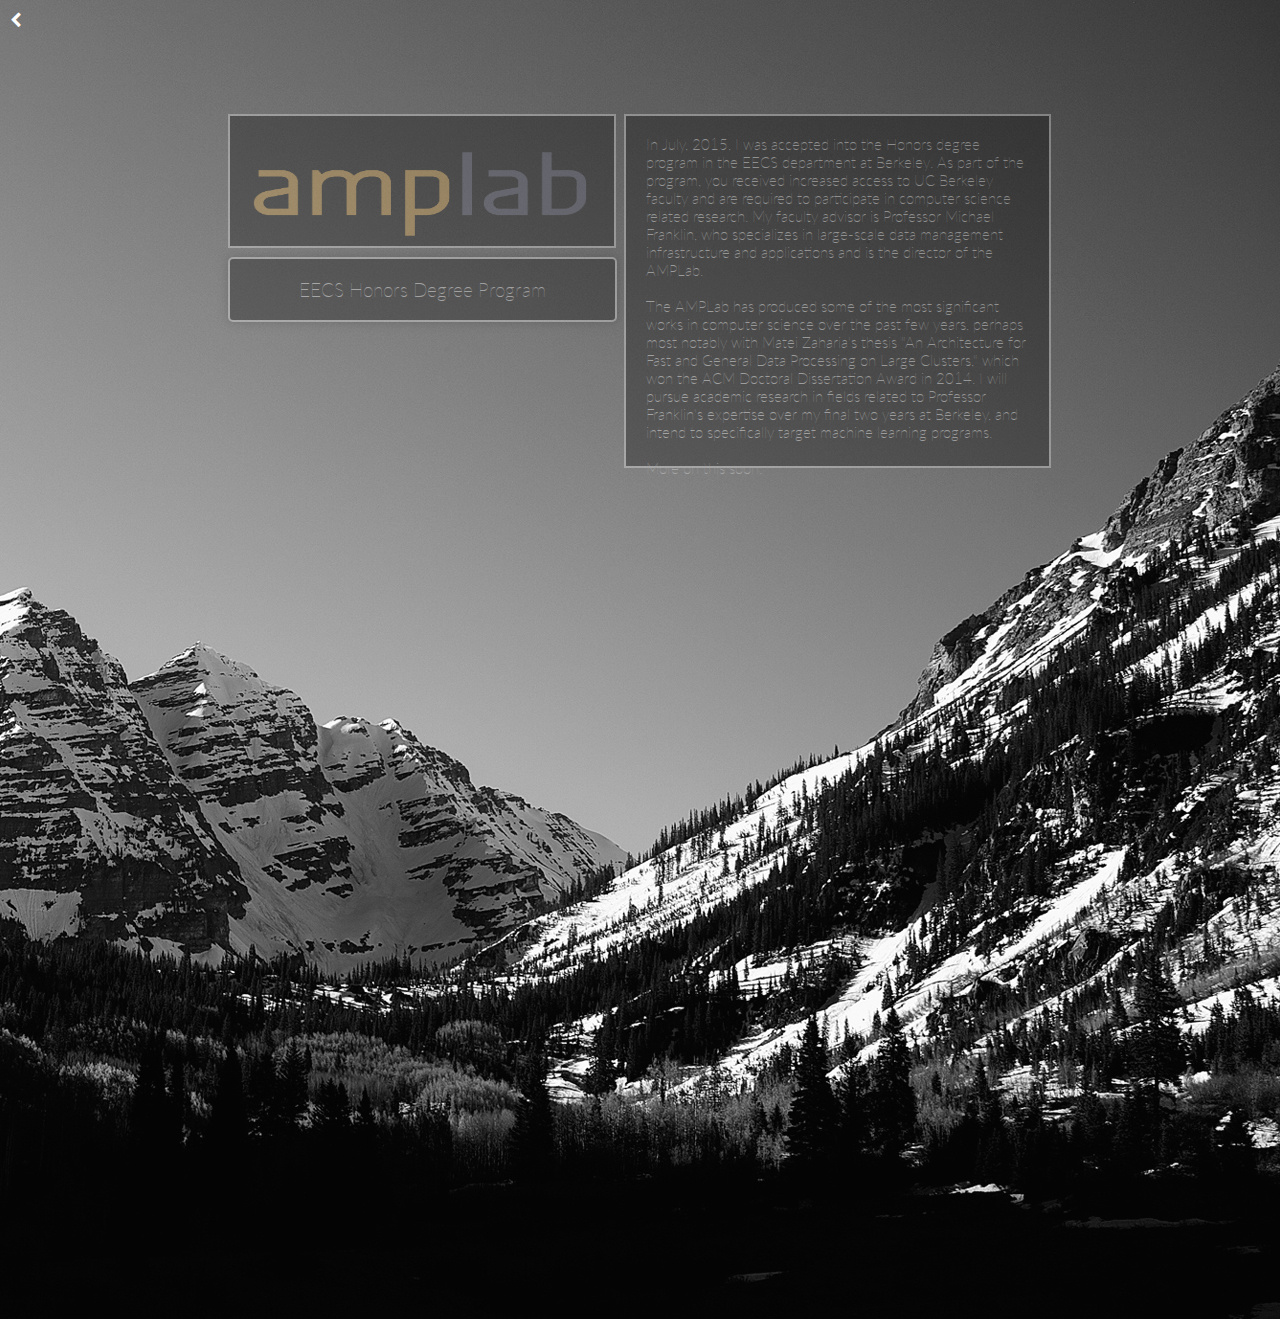
<file: html/amplab.html>
<!DOCTYPE html>
<html>
<head>
  <meta http-equiv='Content-Type' content='text/html;charset=utf-8'>
  <link rel="shortcut icon" href="../images/icon.png" type="image/png">
  <link href="http://maxcdn.bootstrapcdn.com/font-awesome/4.1.0/css/font-awesome.min.css" rel="stylesheet">
  <link href='http://fonts.googleapis.com/css?family=Lato:400,300italic,400italic,700,300,100italic,100,700italic,900,900italic' rel='stylesheet' type='text/css'>
  <link type='text/css' rel='stylesheet' href='../css/sidescreen.css'/>
  <title>Alex Francis</title>
</head>
<body>
  <div id='amp-lab' class='amp-lab'>
    <a class="fa fa-chevron-left" href='/' style='color: white; text-decoration: none'></a>
    <a href='https://amplab.cs.berkeley.edu/'><img src='../images/amp.png' class='amp-lab-icon'/></a>
    <div id='more' class='more'>
      <a class='btn-eecs' href='http://www.eecs.berkeley.edu/Programs/honors.html'>EECS Honors Degree Program</a>
    </div>
    <div id='description' class='description'>
      In July, 2015, I was accepted into the Honors degree program in the EECS department at Berkeley. As part of the program, you received increased access to UC Berkeley faculty and are required to participate in computer science related research. My faculty advisor is Professor Michael Franklin, who specializes in large-scale data management infrastructure and applications and is the director of the AMPLab. <br /><br />

      The AMPLab has produced some of the most significant works in computer science over the past few years, perhaps most notably with Matei Zaharia's thesis “An Architecture for Fast and General Data Processing on Large Clusters,“ which won the ACM Doctoral Dissertation Award in 2014. I will pursue academic research in fields related to Professor Franklin's expertise over my final two years at Berkeley, and intend to specifically target machine learning programs.<br /><br />
      
      More on this soon.
    </div>
  </div>
</body>
</html>
</file>
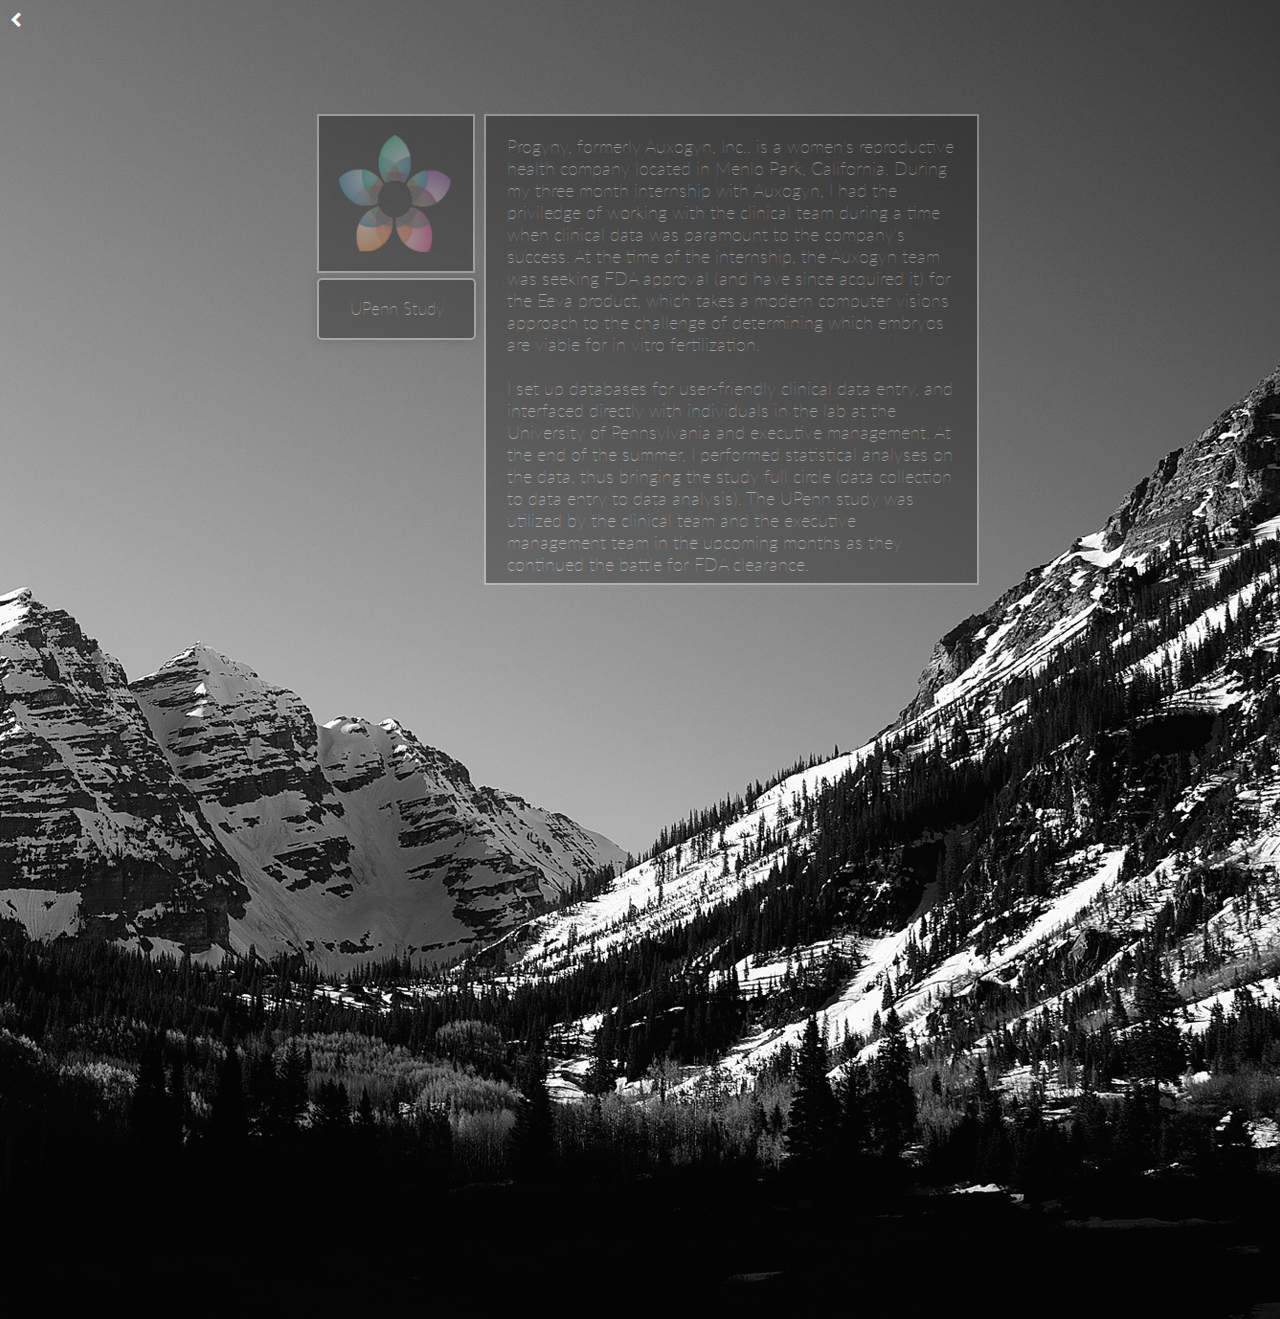
<file: html/auxogyn.html>
<!DOCTYPE html>
<html>
<head>
  <meta http-equiv='Content-Type' content='text/html;charset=utf-8'>
  <link rel="shortcut icon" href="../images/icon.png" type="image/png">
  <link href="http://maxcdn.bootstrapcdn.com/font-awesome/4.1.0/css/font-awesome.min.css" rel="stylesheet">
  <link href='http://fonts.googleapis.com/css?family=Lato:400,300italic,400italic,700,300,100italic,100,700italic,900,900italic' rel='stylesheet' type='text/css'>  
  <link type='text/css' rel='stylesheet' href='../css/sidescreen.css'/>
  <title>Alex Francis</title>
</head>
<body>
  <div id='auxogyn' class='auxogyn'>
    <a class="fa fa-chevron-left" href='/' style='color: white; text-decoration: none'></a>
    <a href='https://www.progyny.com/'><img src='../images/progyny.png' class='auxogyn-icon'/></a>
    <div id='more' class='more'>
      <a class='btn-upenn' href='http://www.uphs.upenn.edu/news/News_Releases/2014/07/eeva/'>UPenn Study</a>
    </div>
    <div id='description' class='description'>
      Progyny, formerly Auxogyn, Inc., is a women's reproductive health company located in Menlo Park, California. During my three month internship with Auxogyn, I had the priviledge of working with the clinical team during a time when clinical data was paramount to the company's success. At the time of the internship, the Auxogyn team was seeking FDA approval (and have since acquired it) for the Eeva product, which takes a modern computer visions approach to the challenge of determining which embryos are viable for in vitro fertilization. <br /><br />
      I set up databases for user-friendly clinical data entry, and interfaced directly with individuals in the lab at the University of Pennsylvania and executive management. At the end of the summer, I performed statistical analyses on the data, thus bringing the study full circle (data collection to data entry to data analysis). The UPenn study was utilized by the clinical team and the executive management team in the upcoming months as they continued the battle for FDA clearance.
    </div>
  </div>
</body>
</html>
</file>
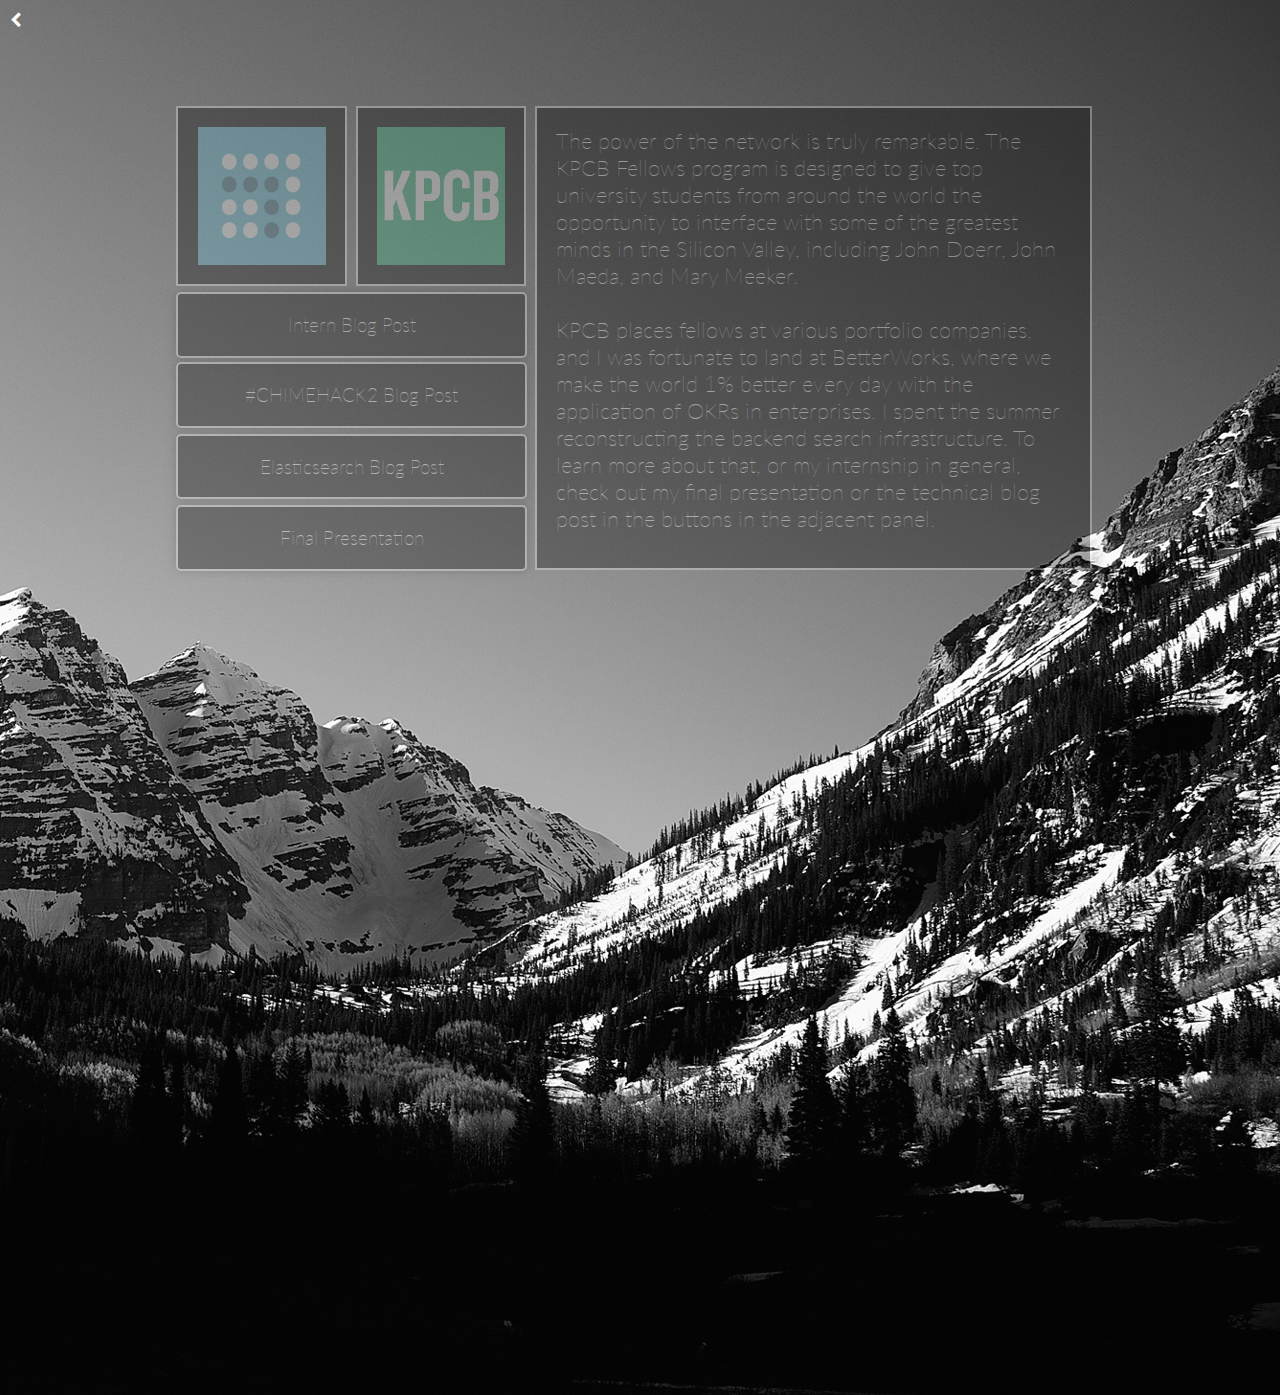
<file: html/betterworks.html>
<!DOCTYPE html>
<html>
<head>
  <meta http-equiv='Content-Type' content='text/html;charset=utf-8'>
  <link rel="shortcut icon" href="../images/icon.png" type="image/png">
  <link href="http://maxcdn.bootstrapcdn.com/font-awesome/4.1.0/css/font-awesome.min.css" rel="stylesheet">
  <link href='http://fonts.googleapis.com/css?family=Lato:400,300italic,400italic,700,300,100italic,100,700italic,900,900italic' rel='stylesheet' type='text/css'>  
  <link type='text/css' rel='stylesheet' href='../css/sidescreen.css'/>
  <title>Alex Francis</title>
</head>
<body>
  <div id='betterworks' class='betterworks'>
    <a class="fa fa-chevron-left" href='/' style='color: white; text-decoration: none'></a>
    <a href='http://betterworks.com'><img src='../images/betterworks2.png' class='betterworks-icon'/></a>
    <a href='http://kpcbfellows.com/'><img src='../images/kpcb.png' class='kpcb-icon'/></a>
    <div id='description' class='description'>
      The power of the network is truly remarkable. The KPCB Fellows program is designed to give top university students from around the world the opportunity to interface with some of the greatest minds in the Silicon Valley, including John Doerr, John Maeda, and Mary Meeker. <br /><br />
      KPCB places fellows at various portfolio companies, and I was fortunate to land at BetterWorks, where we make the world 1% better every day with the application of OKRs in enterprises. I spent the summer reconstructing the backend search infrastructure. To learn more about that, or my internship in general, check out my final presentation or the technical blog post in the buttons in the adjacent panel.
    </div>
    <div id='more' class='more'>
      <a class='btn-blog1' href='http://blog.betterworks.com/introducing-our-summer-2015-interns/'>Intern Blog Post</a><br />
      <a class='btn-blog2' href='http://blog.betterworks.com/chimehack-2015-recap-technology-to-make-a-change/'>#CHIMEHACK2 Blog Post</a><br />
      <a class='btn-blog3' href='../pdf/technical-blog-post.pdf'>Elasticsearch Blog Post</a><br />
      <a class='btn-pres' href='https://docs.google.com/presentation/d/1Yx7Dw76d4WhuCmwrXksXJwP0ZZBkW_mYZDQrpWGA36w/pub?start=false&loop=false&delayms=3000'>Final Presentation</a><br />
    </div>
    <div class='btn-blog-one'></div>
    <div class='btn-blog-two'></div>
    <div class='btn-blog-three'></div>
    <div class='btn-presentation'></div>
  </div>
</body>
</html>
</file>
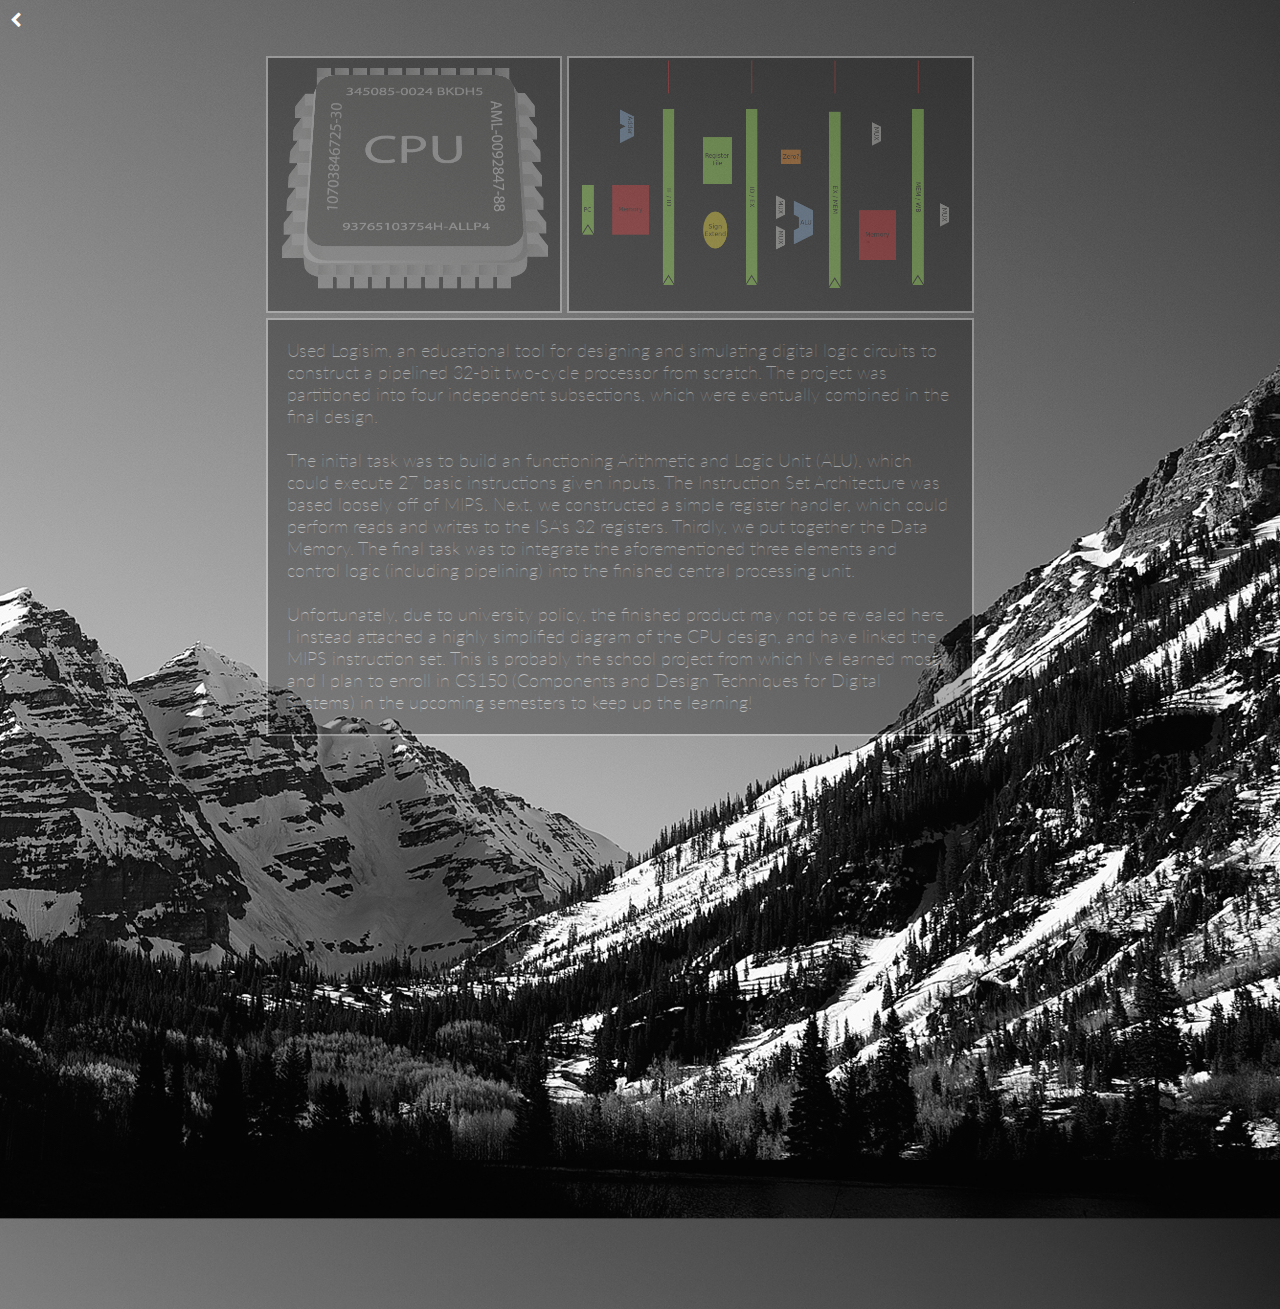
<file: html/cpu.html>
<!DOCTYPE html>
<html>
<head>
  <meta http-equiv='Content-Type' content='text/html;charset=utf-8'>
  <link rel="shortcut icon" href="../images/icon.png" type="image/png">
  <link href="http://maxcdn.bootstrapcdn.com/font-awesome/4.1.0/css/font-awesome.min.css" rel="stylesheet">
  <link href='http://fonts.googleapis.com/css?family=Lato:400,300italic,400italic,700,300,100italic,100,700italic,900,900italic' rel='stylesheet' type='text/css'>  
  <link type='text/css' rel='stylesheet' href='../css/sidescreen.css'/>
  <title>Alex Francis</title>
</head>
<body> 
  <div id='build-a-cpu' class='build-a-cpu'>
    <a class="fa fa-chevron-left" href='/' style='color: white; text-decoration: none'></a>
    <a href='http://www-inst.eecs.berkeley.edu/~cs61c/resources/MIPS_Green_Sheet.pdf'><img src='../images/cpu.png' class='cpu-icon'/></a>
    <img src='../images/cpu_design.png' class='cpu-design-icon'/>
    <div id='description' class='description'>
      Used Logisim, an educational tool for designing and simulating digital logic circuits to construct a pipelined 32-bit two-cycle processor from scratch. The project was partitioned into four independent subsections, which were eventually combined in the final design. <br/ ><br />
      The initial task was to build an functioning Arithmetic and Logic Unit (ALU), which could execute 27 basic instructions given inputs. The Instruction Set Architecture was based loosely off of MIPS. Next, we constructed a simple register handler, which could perform reads and writes to the ISA's 32 registers. Thirdly, we put together the Data Memory. The final task was to integrate the aforementioned three elements and control logic (including pipelining) into the finished central processing unit.<br /><br />
      Unfortunately, due to university policy, the finished product may not be revealed here. I instead attached a highly simplified diagram of the CPU design, and have linked the MIPS instruction set. This is probably the school project from which I've learned most, and I plan to enroll in CS150 (Components and Design Techniques for Digital Systems) in the upcoming semesters to keep up the learning!
    </div>
  </div>
</body>
</html>
</file>
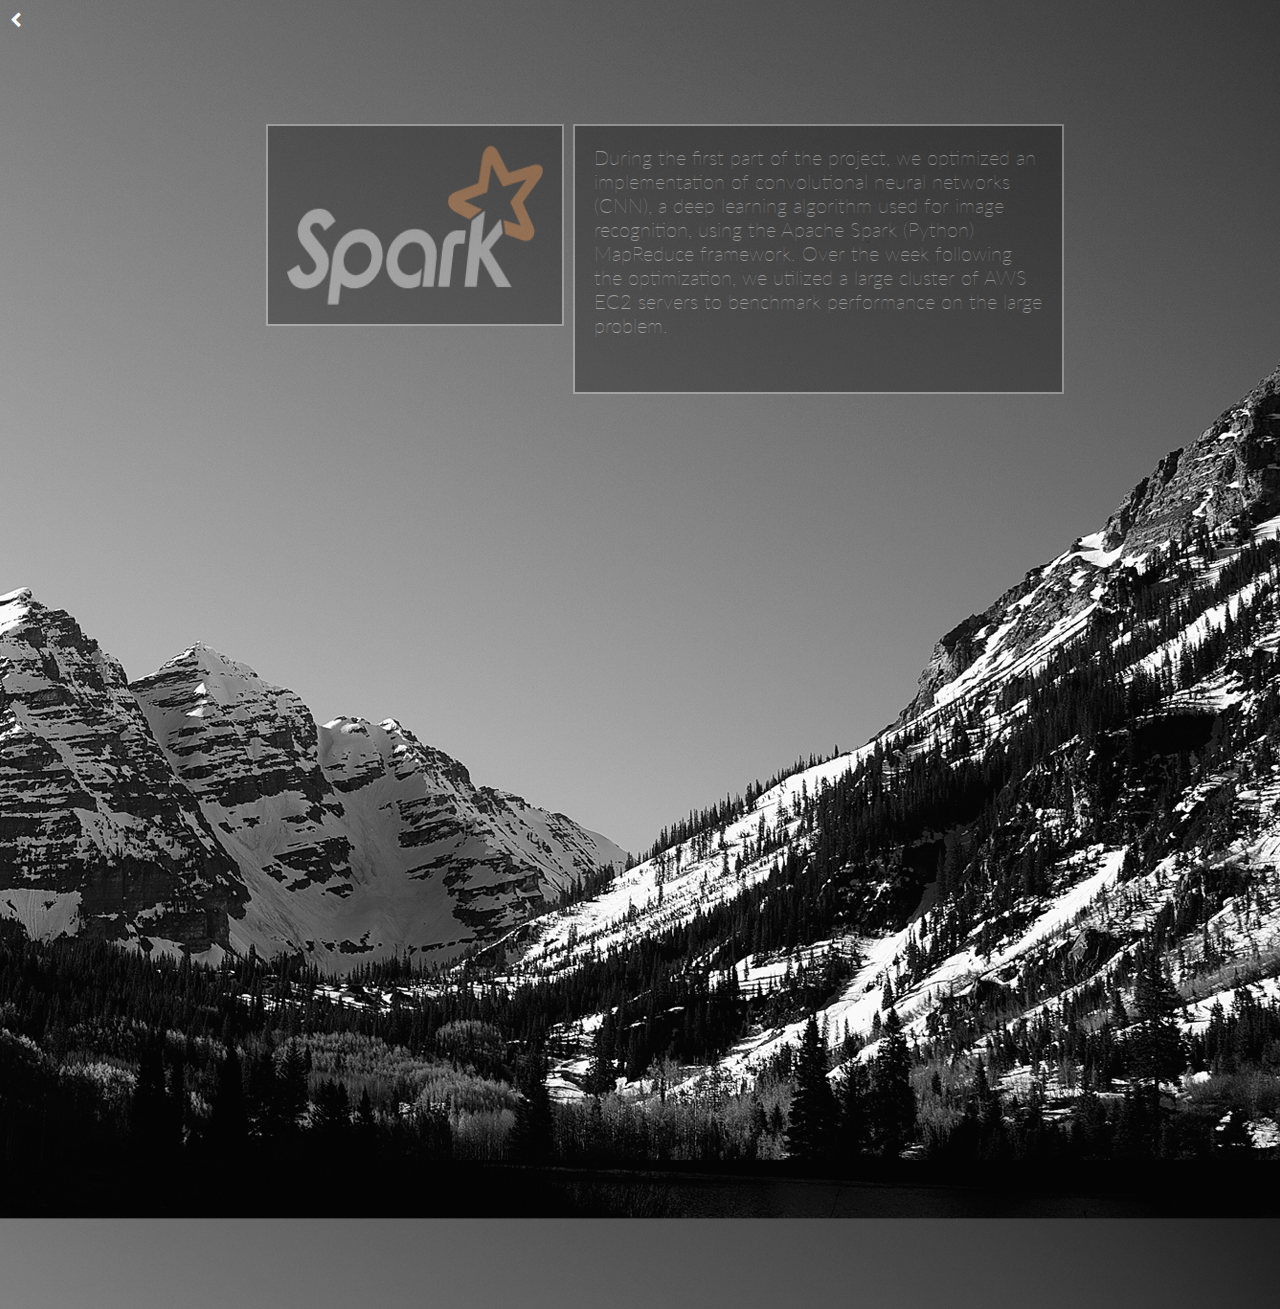
<file: html/mapreduce.html>
<!DOCTYPE html>
<html>
<head>
  <meta http-equiv='Content-Type' content='text/html;charset=utf-8'>
  <link rel="shortcut icon" href="../images/icon.png" type="image/png">
  <link href="http://maxcdn.bootstrapcdn.com/font-awesome/4.1.0/css/font-awesome.min.css" rel="stylesheet">
  <link href='http://fonts.googleapis.com/css?family=Lato:400,300italic,400italic,700,300,100italic,100,700italic,900,900italic' rel='stylesheet' type='text/css'>  
  <link type='text/css' rel='stylesheet' href='../css/sidescreen.css'/>
  <title>Alex Francis</title>
</head>
<body>  
  <div id='map-reduce' class='map-reduce'>
    <a class="fa fa-chevron-left" href='/' style='color: white; text-decoration: none'></a>
    <img src='../images/spark_white.png' class='map-reduce-icon'/>
    <div id='description' class='description'>
      During the first part of the project, we optimized an implementation of convolutional neural networks (CNN), a deep learning algorithm used for image recognition, using the Apache Spark (Python) MapReduce framework. Over the week following the optimization, we utilized a large cluster of AWS EC2 servers to benchmark performance on the large problem.
    </div>
  </div>
</body>
</html>
</file>
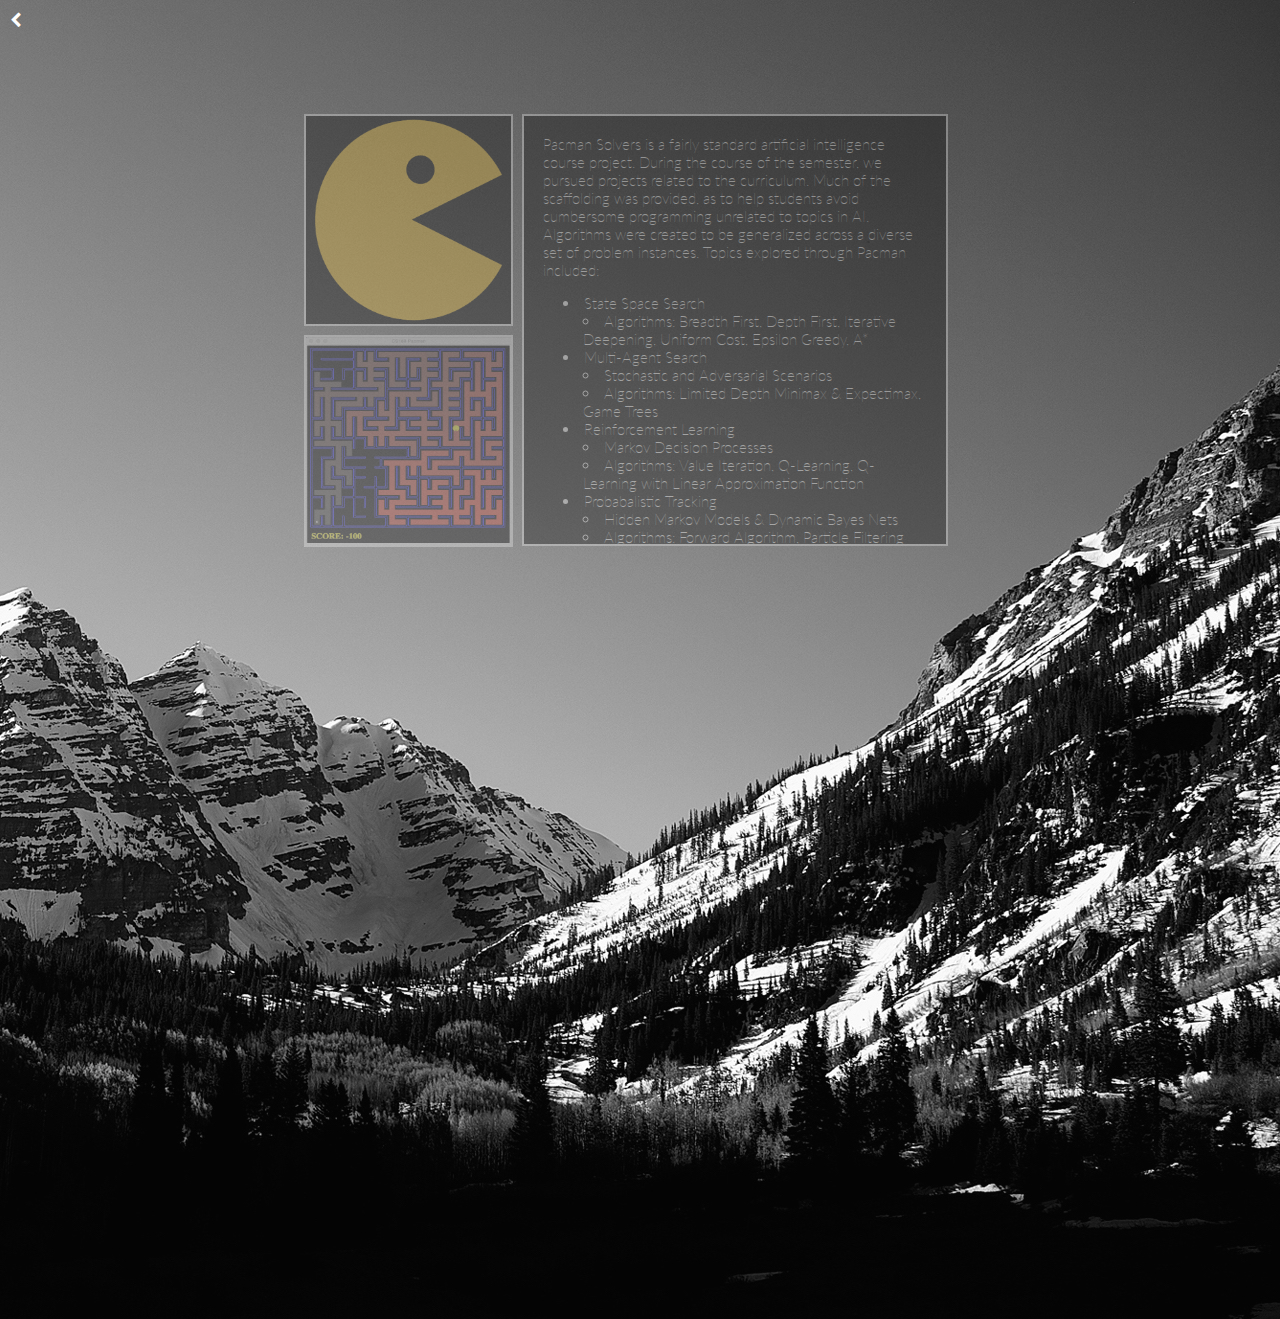
<file: html/pacman.html>
<!DOCTYPE html>
<html>
<head>
  <meta http-equiv='Content-Type' content='text/html;charset=utf-8'>
  <link rel="shortcut icon" href="../images/icon.png" type="image/png">
  <link href="http://maxcdn.bootstrapcdn.com/font-awesome/4.1.0/css/font-awesome.min.css" rel="stylesheet">
  <link href='http://fonts.googleapis.com/css?family=Lato:400,300italic,400italic,700,300,100italic,100,700italic,900,900italic' rel='stylesheet' type='text/css'>  
  <link type='text/css' rel='stylesheet' href='../css/sidescreen.css'/>
  <title>Alex Francis</title>
</head>
<body>
  <div id='pacman-solver' class='pacman-solver'>
    <a class="fa fa-chevron-left" href='/' style='color: white; text-decoration: none'></a>
    <img src='../images/pacman.png' class='pacman-icon'/>
    <img src='../images/pacman.gif' class='pacman-gif'/>
    <div id='description' class='description'>
       Pacman Solvers is a fairly standard artificial intelligence course project. During the course of the semester, we pursued projects related to the curriculum. Much of the scaffolding was provided, as to help students avoid cumbersome programming unrelated to topics in AI. Algorithms were created to be generalized across a diverse set of problem instances. Topics explored through Pacman included:
       <ul>
        <li>State Space Search
          <ul>
            <li>Algorithms: Breadth First, Depth First, Iterative Deepening, Uniform Cost, Epsilon Greedy, A*</li>
          </ul>
        </li>
        <li>Multi-Agent Search
          <ul>
            <li>Stochastic and Adversarial Scenarios</li>
            <li>Algorithms: Limited Depth Minimax & Expectimax, Game Trees</li>
          </ul>
        </li>
        <li>Reinforcement Learning
          <ul>
            <li>Markov Decision Processes</li>
            <li>Algorithms: Value Iteration, Q-Learning, Q-Learning with Linear Approximation Function</li>
          </ul>
        </li>
        <li>Probabalistic Tracking
          <ul>
            <li>Hidden Markov Models & Dynamic Bayes Nets</li>
            <li>Algorithms: Forward Algorithm, Particle Filtering</li>
          </ul>
        </li>
      </ul>
    </div>
  </div>
</body>
</html>
</file>
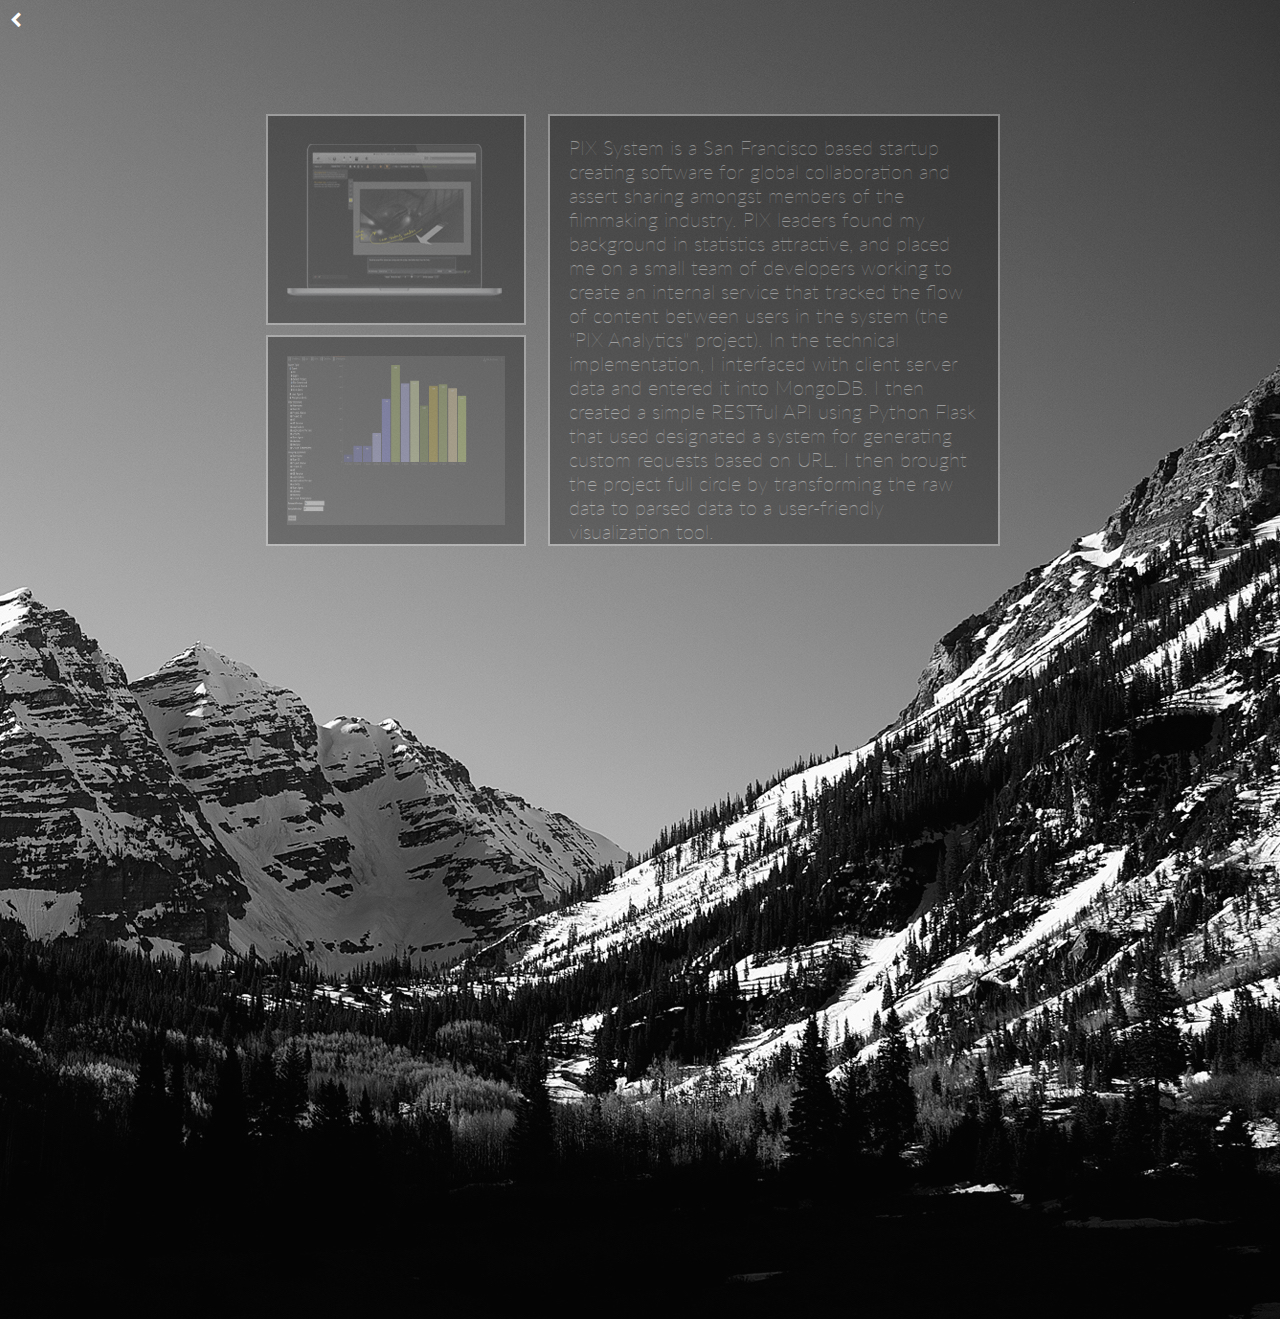
<file: html/pix.html>
<!DOCTYPE html>
<html>
<head>
  <meta http-equiv='Content-Type' content='text/html;charset=utf-8'>
  <link rel="shortcut icon" href="../images/icon.png" type="image/png">
  <link href="http://maxcdn.bootstrapcdn.com/font-awesome/4.1.0/css/font-awesome.min.css" rel="stylesheet">
  <link href='http://fonts.googleapis.com/css?family=Lato:400,300italic,400italic,700,300,100italic,100,700italic,900,900italic' rel='stylesheet' type='text/css'>
  <link type='text/css' rel='stylesheet' href='../css/sidescreen.css'/>
  <title>Alex Francis</title>
</head>
<body>
  <div id='pix' class='pix'>
    <a class="fa fa-chevron-left" href='/' style='color: white; text-decoration: none'></a>
    <a href='http://www.pixsystem.com/'><img src='../images/pix.png' class='pix-icon'/></a>
    <img src='../images/pixdash.png' class='pix-dash'/>
    <div id='description' class='description'>
      PIX System is a San Francisco based startup creating software for global collaboration and assert sharing amongst members of the filmmaking industry. PIX leaders found my background in statistics attractive, and placed me on a small team of developers working to create an internal service that tracked the flow of content between users in the system (the "PIX Analytics" project). In the technical implementation, I interfaced with client server data and entered it into MongoDB. I then created a simple RESTful API using Python Flask that used designated a system for generating custom requests based on URL. I then brought the project full circle by transforming the raw data to parsed data to a user-friendly visualization tool.<br /><br />
    </div>
    <div class='btn-latex'></div>
  </div>
</body>
</html>
</file>
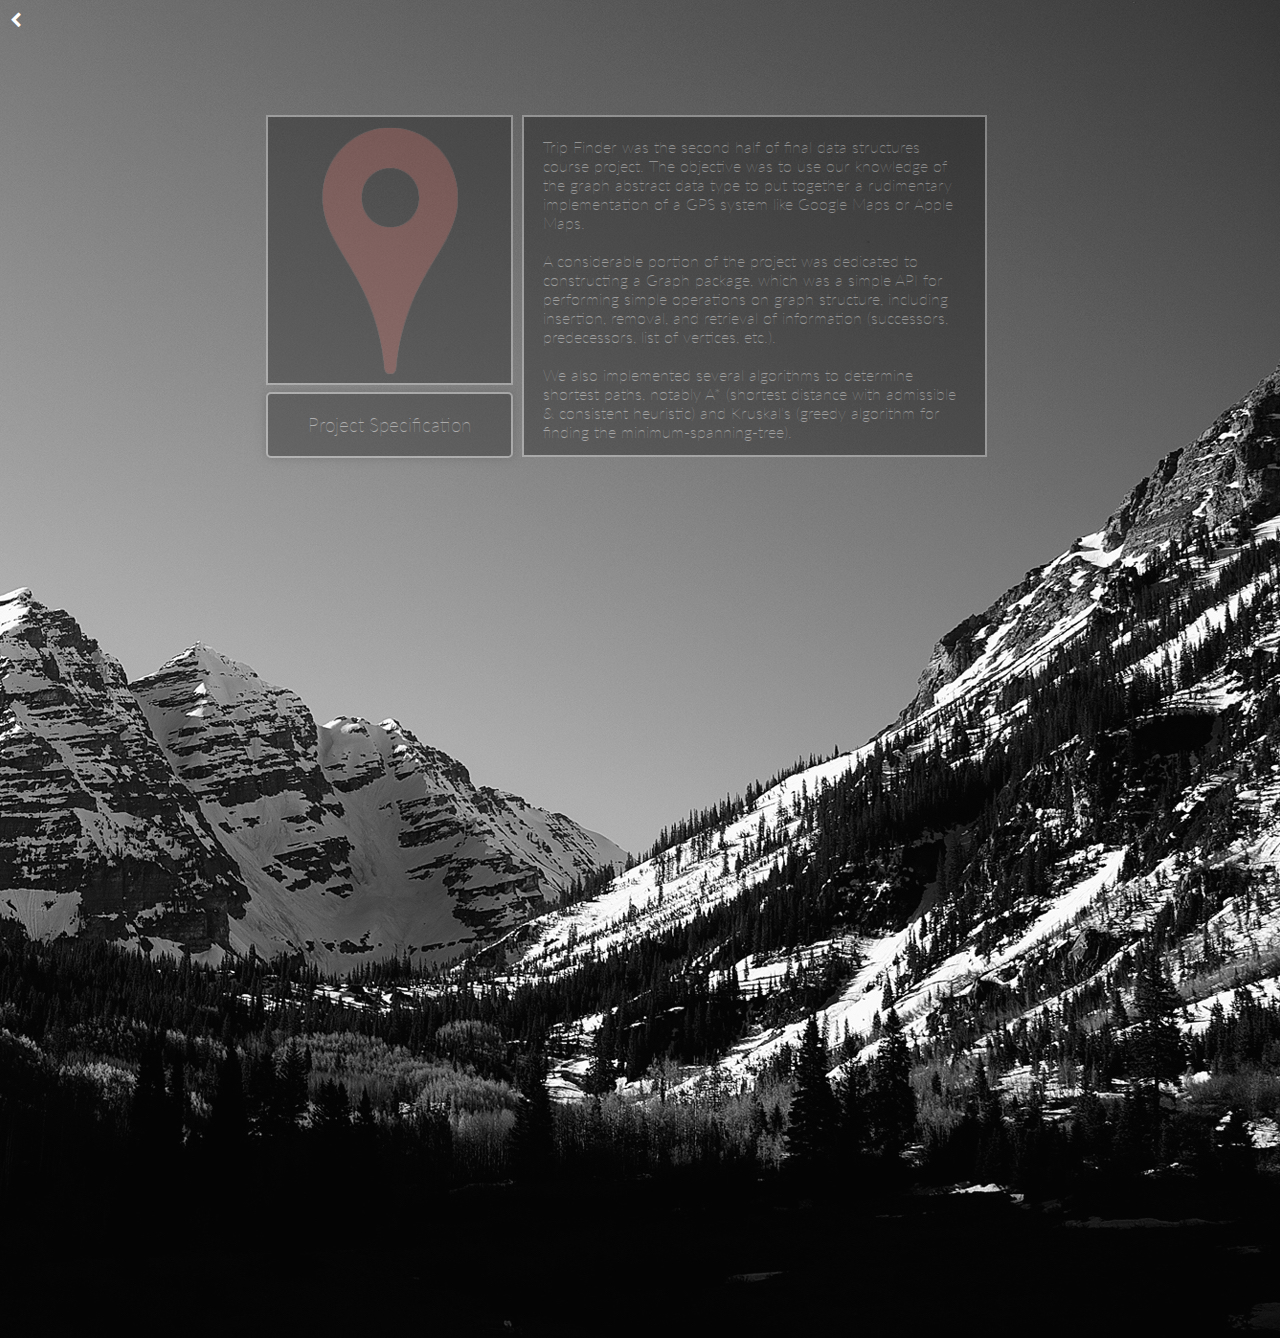
<file: html/tripfinder.html>
<!DOCTYPE html>
<html>
<head>
  <meta http-equiv='Content-Type' content='text/html;charset=utf-8'>
  <link rel="shortcut icon" href="../images/icon.png" type="image/png">
  <link href="http://maxcdn.bootstrapcdn.com/font-awesome/4.1.0/css/font-awesome.min.css" rel="stylesheet">
  <link href='http://fonts.googleapis.com/css?family=Lato:400,300italic,400italic,700,300,100italic,100,700italic,900,900italic' rel='stylesheet' type='text/css'>  
  <link type='text/css' rel='stylesheet' href='../css/sidescreen.css'/>
  <title>Alex Francis</title>
  <div id='trip-finder' class='trip-finder'>
    <a class="fa fa-chevron-left" href='/' style='color: white; text-decoration: none'></a>
    <img src='../images/trip.png' class='trip-finder-icon'/>
    <div id='description' class='description'>
      Trip Finder was the second half of final data structures course project. The objective was to use our knowledge of the graph abstract data type to put together a rudimentary implementation of a GPS system like Google Maps or Apple Maps.<br /><br />
      A considerable portion of the project was dedicated to constructing a Graph package, which was a simple API for performing simple operations on graph structure, including insertion, removal, and retrieval of information (successors, predecessors, list of vertices, etc.).<br /><br />
      We also implemented several algorithms to determine shortest paths, notably A* (shortest distance with admissible & consistent heuristic) and Kruskal's (greedy algorithm for finding the minimum-spanning-tree).
    </div>
    <div id='more' class='more'>
      <a class='btn-spec' href='https://inst.eecs.berkeley.edu/~cs61b/fa14/hw/proj3.pdf'>Project Specification</a><br />
    </div>
  </div>
</head>
</html>
</file>
<file: css/sidescreen.css>
body {
  display: table;
  font-family: 'Lato', serif;
  font: 100 36px;
  overflow: hidden;
  position: relative;
  width: 100%;
  height: 100%;
  padding: 10px;
  margin: 0;
  background-image: url("../images/mountain.jpg");
}
html {
  height: 100%;
  padding: 0;
  margin: 0;
  background-image: url("../images/mountain.jpg");
  background-size: 100% auto;
}
ul {
   margin-left: -20px;
   list-style-position: inside;
}
.trip-finder {
  position: relative;
  display: inline-block;
  width: 100%;
  margin: 0 auto;
}
.trip-finder::after {
  padding-top: 100%; /* percentage of containing block _width_ */
  display: block;
  content: '';
}
.trip-finder .trip-finder-icon {
  border: 2px solid #fff;
  position: absolute;
  width: 19%;
  height: 19%;
  top: 8%;
  left: 20%;
  padding-top: 0.6%;
  padding-bottom: 0.6%;
  background-color: #000;
  opacity: 0.3;
}
.trip-finder .trip-finder-icon:hover {
  opacity: 1.0;
  background-color: rgba(23, 23, 23, 0.7);
}
.trip-finder .description {
  font-weight: 100;
  font-size: 1.23vw;
  border: 2px solid #fff;
  position: absolute;
  width: 33%;
  height: 22.7%;
  background-color: #000000;
  opacity: 0.3;
  color: #FFF;
  left: 40%;
  top: 8%;
  padding-top: 1.5%;
  padding-bottom: 1.5%;
  padding-left: 1.5%;
  padding-right: 1.5%;
  text-align: left;
}
.trip-finder .description:hover {
  opacity: 1.0;
  background-color: rgba(23, 23, 23, 0.7);
}
.trip-finder .more .btn-spec {
  font-weight: 100;
  position: absolute;
  width: 16%;
  padding: 1.5%;
  font-size: 1.5vw;
  color: white;
  top: 29%;
  left: 20%;
  border: 2px solid #fff;
  border-radius: 5px;
  text-shadow: 0 0 10px rgba(0, 0, 0, 0.7);
  box-shadow: 0 0 10px rgba(0, 0, 0, 0.5);
  background-color: #000;
  opacity: 0.3;
  text-decoration: none;
  text-align: center;
  -webkit-transition: all .3s ease;
  -moz-transition: all .3s ease;
  -o-transition: all .3s ease;
  -ms-transition: all .3s ease;
  transition: all .3s ease;
}
.trip-finder .more .btn-spec:hover {
  opacity: 1.0;
  background-color: rgba(23, 23, 23, 0.7)
}
.pacman-solver {
  position: relative;
  display: inline-block;
  width: 100%;
  margin: 0 auto;
}
.pacman-solver::after {
  padding-top: 100%; /* percentage of containing block _width_ */
  display: block;
  content: '';
}
.pacman-solver .pacman-icon {
  border: 2px solid #fff;
  position: absolute;
  width: 16%;
  height: 16%;
  top: 8%;
  left: 23%;
  background-color: #000;
  opacity: 0.3;
}
.pacman-solver .pacman-icon:hover {
  opacity: 1.0;
  background-color: rgba(23, 23, 23, 0.7);
}
.pacman-solver .pacman-gif {
  border: 2px solid #fff;
  position: absolute;
  width: 16%;
  height: 16%;
  top: 25%;
  left: 23%;
  background-color: #000;
  opacity: 0.3;
}
.pacman-solver .pacman-gif:hover {
  opacity: 1.0;
  background-color: rgba(23, 23, 23, 0.7)
}
.pacman-solver .description {
  font-size: 1.15vw;
  font-weight: 100;
  border: 2px solid #fff;
  position: absolute;
  width: 30%;
  height: 30%;
  background-color: #000000;
  opacity: 0.3;
  color: #FFF;
  left: 40%;
  top: 8%;
  padding-top: 1.5%;
  padding-bottom: 1.5%;
  padding-left: 1.5%;
  padding-right: 1.5%;
  text-align: left;
}
.pacman-solver .description:hover {
  opacity: 1.0;
  background-color: rgba(23, 23, 23, 0.7);
}
.map-reduce {
  position: relative;
  display: inline-block;
  width: 100%;
  margin: 0 auto;
  max-height: 1140px;
}
.map-reduce::after {
  padding-top: 100%; /* percentage of containing block _width_ */
  display: block;
  content: '';
}
.map-reduce .map-reduce-icon {
  border: 2px solid #fff;
  position: absolute;
  width: 20%;
  height: 14%;
  top: 10%;
  left: 20%;
  background-color: #000;
  opacity: 0.3;
  padding-left: 1.5%;
  padding-right: 1.5%;
  padding-top: 1.5%;
  padding-bottom: 1.5%;
}
.map-reduce .map-reduce-icon:hover {
  opacity: 1.0;
  background-color: rgba(23, 23, 23, 0.7);
}
.map-reduce .description {
  font-weight: 100;
  border: 2px solid #fff;
  position: absolute;
  width: 35%;
  height: 20%;
  background-color: #000000;
  opacity: 0.3;
  color: #FFF;
  left: 44%;
  top: 10%;
  font-size: 1.60vw;
  padding-top: 1.5%;
  padding-bottom: 1.5%;
  padding-left: 1.5%;
  padding-right: 1.5%;
  text-align: left;
}
.map-reduce .description:hover {
  opacity: 1.0;
  background-color: rgba(23, 23, 23, 0.7);
}
.build-a-cpu {
  position: relative;
  display: inline-block;
  width: 100%;
  margin: 0 auto;
  max-height: 1140px;
}
.build-a-cpu::after {
  padding-top: 100%; /* percentage of containing block _width_ */
  display: block;
  content: '';
}
.build-a-cpu .cpu-icon {
  border: 2px solid #fff;
  position: absolute;
  width: 22.8%;
  height: 22.2%;
  top: 4%;
  left: 20%;
  background-color: #000;
  opacity: 0.3;
}
.build-a-cpu .cpu-icon:hover {
  opacity: 1.0;
  background-color: rgba(23, 23, 23, 0.7)
}
.build-a-cpu .cpu-design-icon {
  border: 2px solid #fff;
  position: absolute;
  width: 31.5%;
  height: 22.2%;
  top: 4%;
  left: 43.5%;
  background-color: #000;
  opacity: 0.3;
}
.build-a-cpu .cpu-design-icon:hover {
  opacity: 1.0;
  background-color: rgba(23, 23, 23, 0.7)
}
.build-a-cpu .description {
  border: 2px solid #fff;
  position: absolute;
  width: 52%;
  height: 33%;
  background-color: #000000;
  opacity: 0.3;
  color: #FFF;
  font-size: 1.40vw;
  font-weight: 100;
  top: 27%;
  left: 20%;
  padding-top: 1.5%;
  padding-bottom: 1.5%;
  padding-left: 1.5%;
  padding-right: 1.5%;
  text-align: left;
}
.build-a-cpu .description:hover {
  opacity: 1.0;
  background-color: rgba(23, 23, 23, 0.7)
}
.amp-lab {
  position: relative;
  display: inline-block;
  width: 100%;
  margin: 0 auto;
}
.amp-lab::after {
  padding-top: 100%; /* percentage of containing block _width_ */
  display: block;
  content: '';
}
.amp-lab .amp-lab-icon {
  border: 2px solid #fff;
  position: absolute;
  width: 27%;
  height: 10%;
  padding-left: 1.5%;
  padding-right: 1.5%;
  top: 8%;
  left: 17%;
  background-color: #000;
  opacity: 0.3;
}
.amp-lab .amp-lab-icon:hover {
  opacity: 1.0;
  background-color: rgba(23, 23, 23, 0.7)
}
.amp-lab .more .btn-eecs {
  font-weight: 100;
  position: absolute;
  width: 27.1%;
  padding: 1.5%;
  font-size: 1.5vw;
  color: white;
  top: 19%;
  left: 17%;
  border: 2px solid #fff;
  border-radius: 5px;
  text-shadow: 0 0 10px rgba(0, 0, 0, 0.7);
  box-shadow: 0 0 10px rgba(0, 0, 0, 0.5);
  background-color: #000;
  opacity: 0.3;
  text-decoration: none;
  text-align: center;
  -webkit-transition: all .3s ease;
  -moz-transition: all .3s ease;
  -o-transition: all .3s ease;
  -ms-transition: all .3s ease;
  transition: all .3s ease;
}
.stanford .more .btn-study {
  position: absolute;
  display: block;
  width: 12%;
  padding: 1.5%;
  font-weight: 100;
  font-size: 1.3vw;
  color: white;
  left: 5%;
  top: 22%;
  border: 2px solid #fff;
  border-radius: 5px;
  text-shadow: 0 0 10px rgba(0, 0, 0, 0.7);
  box-shadow: 0 0 10px rgba(0, 0, 0, 0.5);
  background-color: #000;
  opacity: 0.3;
  -webkit-transition: all .3s ease;
  -moz-transition: all .3s ease;
  -o-transition: all .3s ease;
  -ms-transition: all .3s ease;
  transition: all .3s ease;
  text-decoration: none;
  text-align: center;
}
.amp-lab .more .btn-eecs:hover {
  color: #fff;
  opacity: 1.0;
  background-color: rgba(23, 23, 23, 0.7)
}
.amp-lab .description {
  font-size: 1.15vw;
  font-weight: 100;
  border: 2px solid #fff;
  position: absolute;
  width: 30%;
  height: 24%;
  background-color: #000000;
  opacity: 0.3;
  color: #FFF;
  left: 48%;
  top: 8%;
  padding-top: 1.5%;
  padding-bottom: 1.5%;
  padding-left: 1.5%;
  padding-right: 1.5%;
  text-align: left;
}
.amp-lab .description:hover {
  opacity: 1.0;
  background-color: rgba(23, 23, 23, 0.7)
}
.stanford {
  position: relative;
  display: inline-block;
  width: 100%;
  margin: 0 auto;
  max-height: 1250px;
}
.stanford::after {
  padding-top: 100%; /* percentage of containing block _width_ */
  display: block;
  content: '';
}
.stanford .back-button {
  color: white;
}
.stanford .stanford-icon {
  border: 2px solid #fff;
  position: absolute;
  width: 15%;
  height: 18.4%;
  top: 3%;
  left: 19%;
  background-color: #000;
  opacity: 0.3;
}
.stanford .stanford-icon:hover {
  opacity: 1.0;
  background-color: rgba(23, 23, 23, 0.7)
}
.stanford .description {
  border: 2px solid #fff;
  position: absolute;
  width: 40.6%;
  height: 21.6%;
  font-size: 1.15vw;
  font-weight: 100;
  background-color: #000000;
  opacity: 0.3;
  color: #FFF;
  left: 34.4%;
  top: 3%;
  padding-top: 1.5%;
  padding-bottom: 1.5%;
  padding-left: 1.5%;
  padding-right: 1.5%;
  text-align: left;
  -webkit-transition: all .3s ease;
  -moz-transition: all .3s ease;
  -o-transition: all .3s ease;
  -ms-transition: all .3s ease;
  transition: all .3s ease;
}
.stanford .description:hover {
  opacity: 1.0;
  background-color: rgba(23, 23, 23, 0.7)
}
.stanford .more .btn-study {
  position: absolute;
  display: block;
  width: 12.6%;
  padding: 1.2%;
  font-weight: 100;
  font-size: 1.3vw;
  color: white;
  left: 19%;
  top: 21.9%;
  border: 2px solid #fff;
  border-radius: 5px;
  text-shadow: 0 0 10px rgba(0, 0, 0, 0.7);
  box-shadow: 0 0 10px rgba(0, 0, 0, 0.5);
  background-color: #000;
  opacity: 0.3;
  text-decoration: none;
  text-align: center;
}
.stanford .more .btn-study:hover {
  color: #fff;
  background-color: rgba(23, 23, 23, 0.7);
  opacity: 1.0;
}
.stanford .finalvideo {
  width: 56%;
  height: 26%;
  position: absolute;
  left: 19%;
  top: 28.5%;
  background-color: #000;
  opacity: 0.3;
  border: 2px solid #fff;
  padding-left: 1.5%;
  padding-right: 1.5%;
  padding-top: 1.5%;
  padding-bottom: 1.5%;
}
.stanford .finalvideo:hover {
  color: #fff;
  background-color: rgba(23, 23, 23, 0.7);
  opacity: 1.0;
}
.auxogyn {
  position: relative;
  display: inline-block;
  width: 100%;
  margin: 0 auto;
}
.auxogyn::after {
  padding-top: 100%; /* percentage of containing block _width_ */
  display: block;
  content: '';
}
.auxogyn .back-button {
  color: white;
}
.auxogyn .auxogyn-icon {
  border: 2px solid #fff;
  position: absolute;
  width: 9%;
  height: 9%;
  top: 8%;
  left: 24%;
  padding-bottom: 1.5%;
  padding-right: 1.5%;
  padding-top: 1.5%;
  padding-left: 1.5%;
  background-color: #000;
  opacity: 0.3;
}
.auxogyn .auxogyn-icon:hover {
  opacity: 1.0;
  background-color: rgba(23, 23, 23, 0.7)
}
.auxogyn .more .btn-upenn {
  position: absolute;
  display: block;
  width: 9.1%;
  padding: 1.5%;
  font-size: 1.3vw;
  font-weight: 100;
  color: white;
  left: 24%;
  top: 20.6%;
  border: 2px solid #fff;
  border-radius: 5px;
  text-shadow: 0 0 10px rgba(0, 0, 0, 0.7);
  box-shadow: 0 0 10px rgba(0, 0, 0, 0.5);
  background-color: #000;
  opacity: 0.3;
  text-decoration: none;
  text-align: center;
  -webkit-transition: all .3s ease;
  -moz-transition: all .3s ease;
  -o-transition: all .3s ease;
  -ms-transition: all .3s ease;
  transition: all .3s ease;
}
.auxogyn .more .btn-upenn:hover {
  opacity: 1.0;
  background-color: rgba(23, 23, 23, 0.7)
}
.auxogyn .description {
  border: 2px solid #fff;
  position: absolute;
  width: 35%;
  height: 33%;
  font-size: 1.4vw;
  font-weight: 100;
  background-color: #000000;
  opacity: 0.3;
  color: #FFF;
  left: 37%;
  top: 8%;
  padding-top: 1.5%;
  padding-bottom: 1.5%;
  padding-left: 1.7%;
  padding-right: 1.7%;
  text-align: left;
}
.auxogyn .description:hover {
  opacity: 1.0;
  background-color: rgba(23, 23, 23, 0.7)
}
.pix {
  position: relative;
  display: inline-block;
  width: 100%;
  margin: 0 auto;
}
.pix::after {
  padding-top: 100%; /* percentage of containing block _width_ */
  display: block;
  content: '';
}
.pix .pix-icon {
  border: 2px solid #fff;
  position: absolute;
  width: 17%;
  height: 13%;
  top: 8%;
  left: 20%;
  padding-bottom: 1.5%;
  padding-right: 1.5%;
  padding-top: 1.5%;
  padding-left: 1.5%;
  background-color: #000;
  opacity: 0.3;
}
.pix .pix-icon:hover {
  opacity: 1.0;
  background-color: rgba(23, 23, 23, 0.7)
}
.pix .pix-dash {
  border: 2px solid #fff;
  position: absolute;
  width: 17%;
  height: 13%;
  top: 25%;
  left: 20%;
  padding-bottom: 1.5%;
  padding-right: 1.5%;
  padding-top: 1.5%;
  padding-left: 1.5%;
  background-color: #000;
  opacity: 0.3;
}
.pix .pix-dash:hover {
  opacity: 1.0;
  background-color: rgba(23, 23, 23, 0.7)
}
.pix .description {
  font-size: 1.55vw;
  font-weight: 100;
  border: 2px solid #fff;
  position: absolute;
  width: 32%;
  height: 30%;
  background-color: #000000;
  opacity: 0.3;
  color: #FFF;
  left: 42%;
  top: 8%;
  padding-top: 1.5%;
  padding-bottom: 1.5%;
  padding-left: 1.5%;
  padding-right: 1.5%;
  text-align: left;
}
.pix .description:hover {
  opacity: 1.0;
  background-color: rgba(23, 23, 23, 0.7)
}
.betterworks {
  position: relative;
  display: inline-block;
  width: 100%;
  margin: 0 auto;
}
.betterworks::after {
  padding-top: 100%; /* percentage of containing block _width_ */
  display: block;
  content: '';
}
.betterworks .betterworks-icon {
  border: 2px solid #fff;
  position: absolute;
  width: 10%;
  height: 10%;
  top: 7%;
  left: 13%;
  padding-bottom: 1.5%;
  padding-right: 1.5%;
  padding-top: 1.5%;
  padding-left: 1.5%;
  background-color: #000;
  opacity: 0.3;
}
.betterworks .kpcb-icon {
  border: 2px solid #fff;
  position: absolute;
  width: 10%;
  height: 10%;
  top: 7%;
  left: 27%;
  padding-bottom: 1.5%;
  padding-right: 1.5%;
  padding-top: 1.5%;
  padding-left: 1.5%;
  background-color: #000;
  opacity: 0.3;
}
.betterworks .kpcb-icon:hover {
  opacity: 1.0;
  background-color: rgba(23, 23, 23, 0.7)
}
.betterworks .betterworks-icon:hover {
  opacity: 1.0;
  background-color: rgba(23, 23, 23, 0.7)
}
.betterworks .description {
  font-weight: 100;
  font-size: 1.75vw;
  border: 2px solid #fff;
  position: absolute;
  width: 40.2%;
  height: 30.65%;
  background-color: #000000;
  opacity: 0.3;
  color: #FFF;
  left: 41%;
  top: 7%;
  padding-top: 1.5%;
  padding-bottom: 1.5%;
  padding-left: 1.5%;
  padding-right: 1.5%;
  text-align: left;
  -webkit-transition: all 0.15 ease;
  -moz-transition: all 0.15 ease;
  -o-transition: all 0.15 ease;
  -ms-transition: all 0.15 ease;
  transition: all 0.15 ease;
}
.betterworks .description:hover {
  opacity: 1.0;
  background-color: rgba(23, 23, 23, 0.7)
}
.betterworks .more .btn-blog1 {
  position: absolute;
  display: block;
  width: 24.1%;
  height: 1.7%;
  padding: 1.5%;
  font-size: 1.5vw;
  font-weight: 100;
  color: white;
  left: 13%;
  top: 20.5%;
  border: 2px solid #fff;
  border-radius: 5px;
  text-shadow: 0 0 10px rgba(0, 0, 0, 0.7);
  box-shadow: 0 0 10px rgba(0, 0, 0, 0.5);
  background-color: #000;
  opacity: 0.3;
  float: none !important;
  text-decoration: none;
  text-align: center;
  -webkit-transition: all .3s ease;
  -moz-transition: all .3s ease;
  -o-transition: all .3s ease;
  -ms-transition: all .3s ease;
  transition: all .3s ease;
}
.betterworks .more .btn-blog1:hover {
  color: #fff;
  background-color: rgba(23, 23, 23, 0.7);
  opacity: 1.0;
}
.betterworks .more .btn-blog2 {
  font-weight: 100;
  position: absolute;
  display: block;
  width: 24.1%;
  height: 1.7%;
  padding: 1.5%;
  font-size: 1.5vw;
  color: white;
  left: 13%;
  top: 25.6%;
  border: 2px solid #fff;
  border-radius: 5px;
  text-shadow: 0 0 10px rgba(0, 0, 0, 0.7);
  box-shadow: 0 0 10px rgba(0, 0, 0, 0.5);
  background-color: #000;
  opacity: 0.3;
  text-decoration: none;
  text-align: center;
  -webkit-transition: all .3s ease;
  -moz-transition: all .3s ease;
  -o-transition: all .3s ease;
  -ms-transition: all .3s ease;
  transition: all .3s ease;
}
.betterworks .more .btn-blog2:hover {
  color: #fff;
  background-color: rgba(23, 23, 23, 0.7);
  opacity: 1.0;
}
.betterworks .more .btn-blog3 {
  font-weight: 100;  
  position: absolute;
  display: block;
  width: 24.1%;
  height: 1.7%;
  padding: 1.5%;
  font-size: 1.5vw;
  color: white;
  left: 13%;
  top: 30.8%;
  border: 2px solid #fff;
  border-radius: 5px;
  text-shadow: 0 0 10px rgba(0, 0, 0, 0.7);
  box-shadow: 0 0 10px rgba(0, 0, 0, 0.5);
  background-color: #000;
  opacity: 0.3;
  text-decoration: none;
  text-align: center;
  -webkit-transition: all .3s ease;
  -moz-transition: all .3s ease;
  -o-transition: all .3s ease;
  -ms-transition: all .3s ease;
  transition: all .3s ease;
}
.betterworks .more .btn-blog3:hover {
  color: #fff;
  background-color: rgba(23, 23, 23, 0.7);
  opacity: 1.0;
}
.betterworks .more .btn-pres {
  font-weight: 100;  
  position: absolute;
  display: block;
  width: 24.1%;
  height: 1.7%;
  padding: 1.5%;
  font-size: 1.5vw;
  color: white;
  left: 13%;
  top: 36.0%;
  border: 2px solid #fff;
  border-radius: 5px;
  text-shadow: 0 0 10px rgba(0, 0, 0, 0.7);
  box-shadow: 0 0 10px rgba(0, 0, 0, 0.5);
  background-color: #000;
  opacity: 0.3;
  float: none !important;
  text-decoration: none;
  text-align: center;
  -webkit-transition: all .3s ease;
  -moz-transition: all .3s ease;
  -o-transition: all .3s ease;
  -ms-transition: all .3s ease;
  transition: all .3s ease;
}
.betterworks .more .btn-pres:hover {
  color: #fff;
  background-color: rgba(23, 23, 23, 0.7);
  opacity: 1.0;
}
</file>
